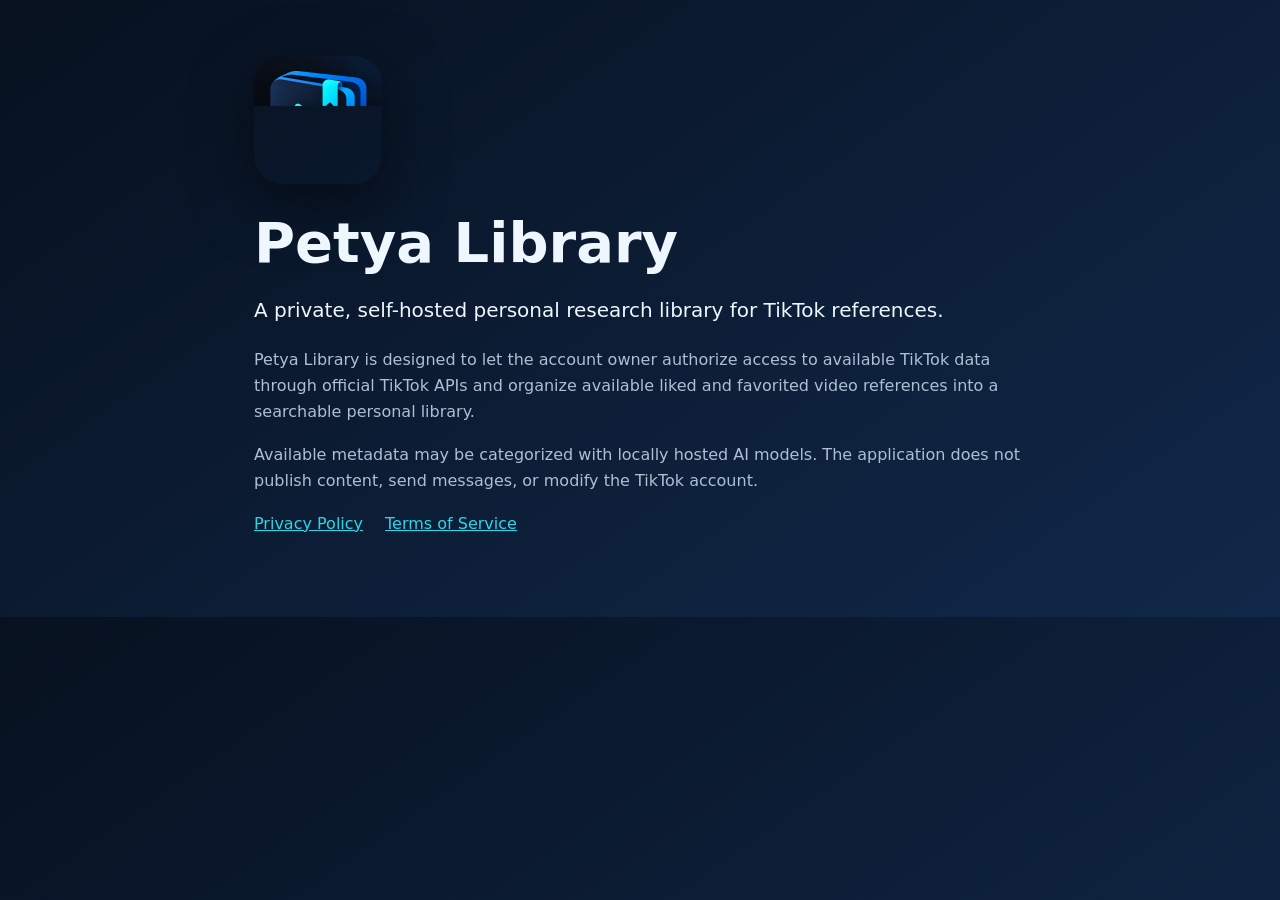
<file: index.html>
<!doctype html>
<html lang="en"><head><meta charset="utf-8"><meta name="viewport" content="width=device-width,initial-scale=1"><title>Petya Library</title><link rel="stylesheet" href="assets/style.css"></head>
<body><main class="shell"><img class="icon" src="assets/petya-tiktok-library-icon.png" alt="Petya Library icon"><h1>Petya Library</h1><p class="lead">A private, self-hosted personal research library for TikTok references.</p><p>Petya Library is designed to let the account owner authorize access to available TikTok data through official TikTok APIs and organize available liked and favorited video references into a searchable personal library.</p><p>Available metadata may be categorized with locally hosted AI models. The application does not publish content, send messages, or modify the TikTok account.</p><nav><a href="privacy/">Privacy Policy</a><a href="terms/">Terms of Service</a></nav></main></body></html>
</file>
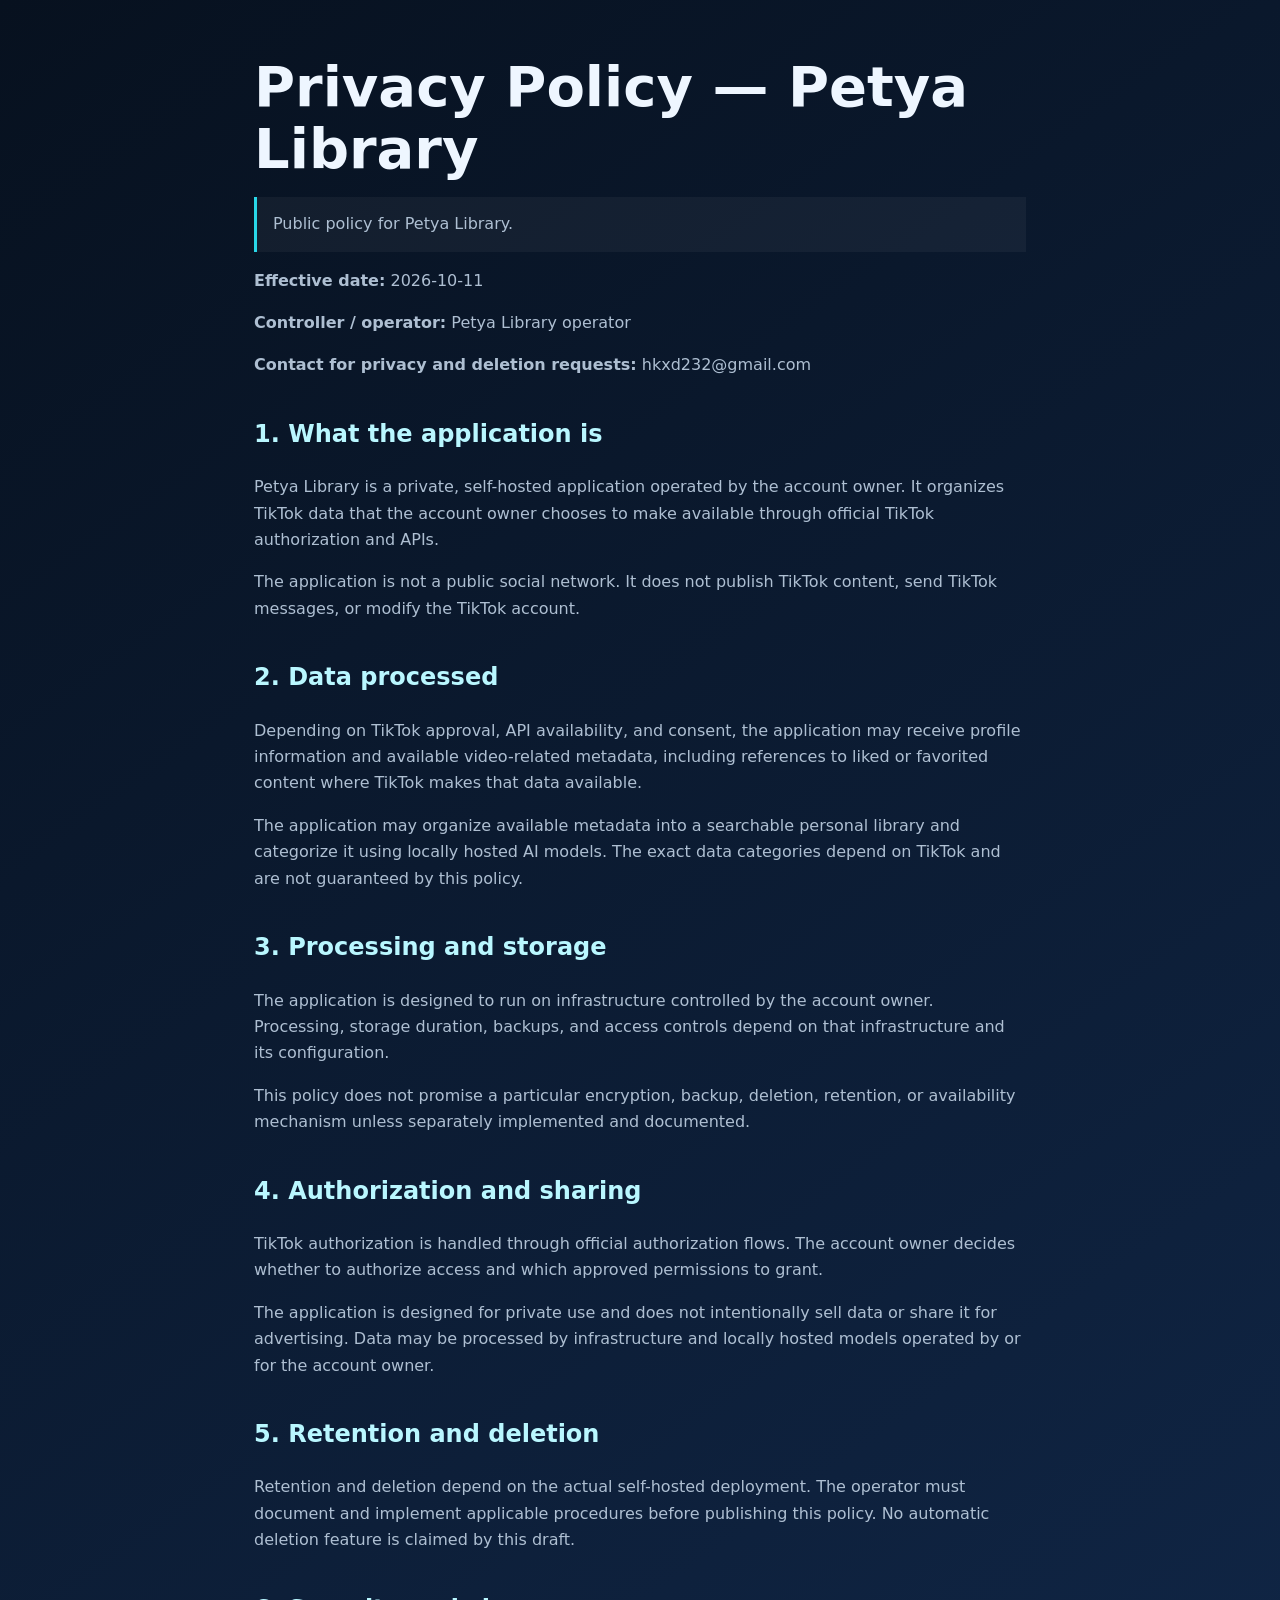
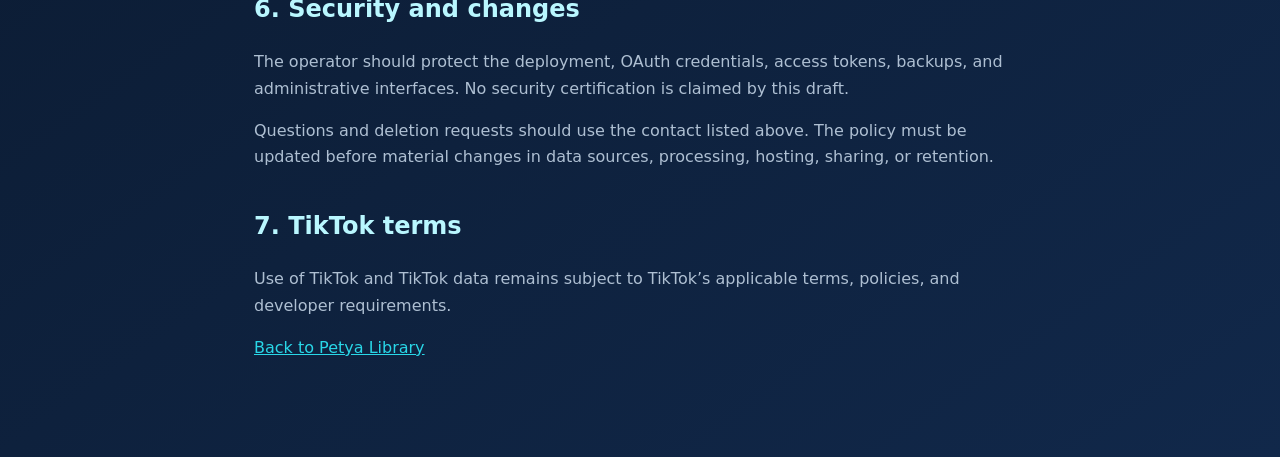
<file: privacy/index.html>
<!doctype html>
<html lang="en"><head><meta charset="utf-8"><meta name="viewport" content="width=device-width,initial-scale=1"><title>Privacy Policy — Petya Library</title><link rel="stylesheet" href="../assets/style.css"></head><body><main class="shell"><h1>Privacy Policy — Petya Library</h1><p class="notice">Public policy for Petya Library.</p><p><strong>Effective date:</strong> 2026-10-11</p><p><strong>Controller / operator:</strong> Petya Library operator</p><p><strong>Contact for privacy and deletion requests:</strong> hkxd232@gmail.com</p><h2>1. What the application is</h2><p>Petya Library is a private, self-hosted application operated by the account owner. It organizes TikTok data that the account owner chooses to make available through official TikTok authorization and APIs.</p><p>The application is not a public social network. It does not publish TikTok content, send TikTok messages, or modify the TikTok account.</p><h2>2. Data processed</h2><p>Depending on TikTok approval, API availability, and consent, the application may receive profile information and available video-related metadata, including references to liked or favorited content where TikTok makes that data available.</p><p>The application may organize available metadata into a searchable personal library and categorize it using locally hosted AI models. The exact data categories depend on TikTok and are not guaranteed by this policy.</p><h2>3. Processing and storage</h2><p>The application is designed to run on infrastructure controlled by the account owner. Processing, storage duration, backups, and access controls depend on that infrastructure and its configuration.</p><p>This policy does not promise a particular encryption, backup, deletion, retention, or availability mechanism unless separately implemented and documented.</p><h2>4. Authorization and sharing</h2><p>TikTok authorization is handled through official authorization flows. The account owner decides whether to authorize access and which approved permissions to grant.</p><p>The application is designed for private use and does not intentionally sell data or share it for advertising. Data may be processed by infrastructure and locally hosted models operated by or for the account owner.</p><h2>5. Retention and deletion</h2><p>Retention and deletion depend on the actual self-hosted deployment. The operator must document and implement applicable procedures before publishing this policy. No automatic deletion feature is claimed by this draft.</p><h2>6. Security and changes</h2><p>The operator should protect the deployment, OAuth credentials, access tokens, backups, and administrative interfaces. No security certification is claimed by this draft.</p><p>Questions and deletion requests should use the contact listed above. The policy must be updated before material changes in data sources, processing, hosting, sharing, or retention.</p><h2>7. TikTok terms</h2><p>Use of TikTok and TikTok data remains subject to TikTok’s applicable terms, policies, and developer requirements.</p><p><a href="../">Back to Petya Library</a></p></main></body></html>
</file>
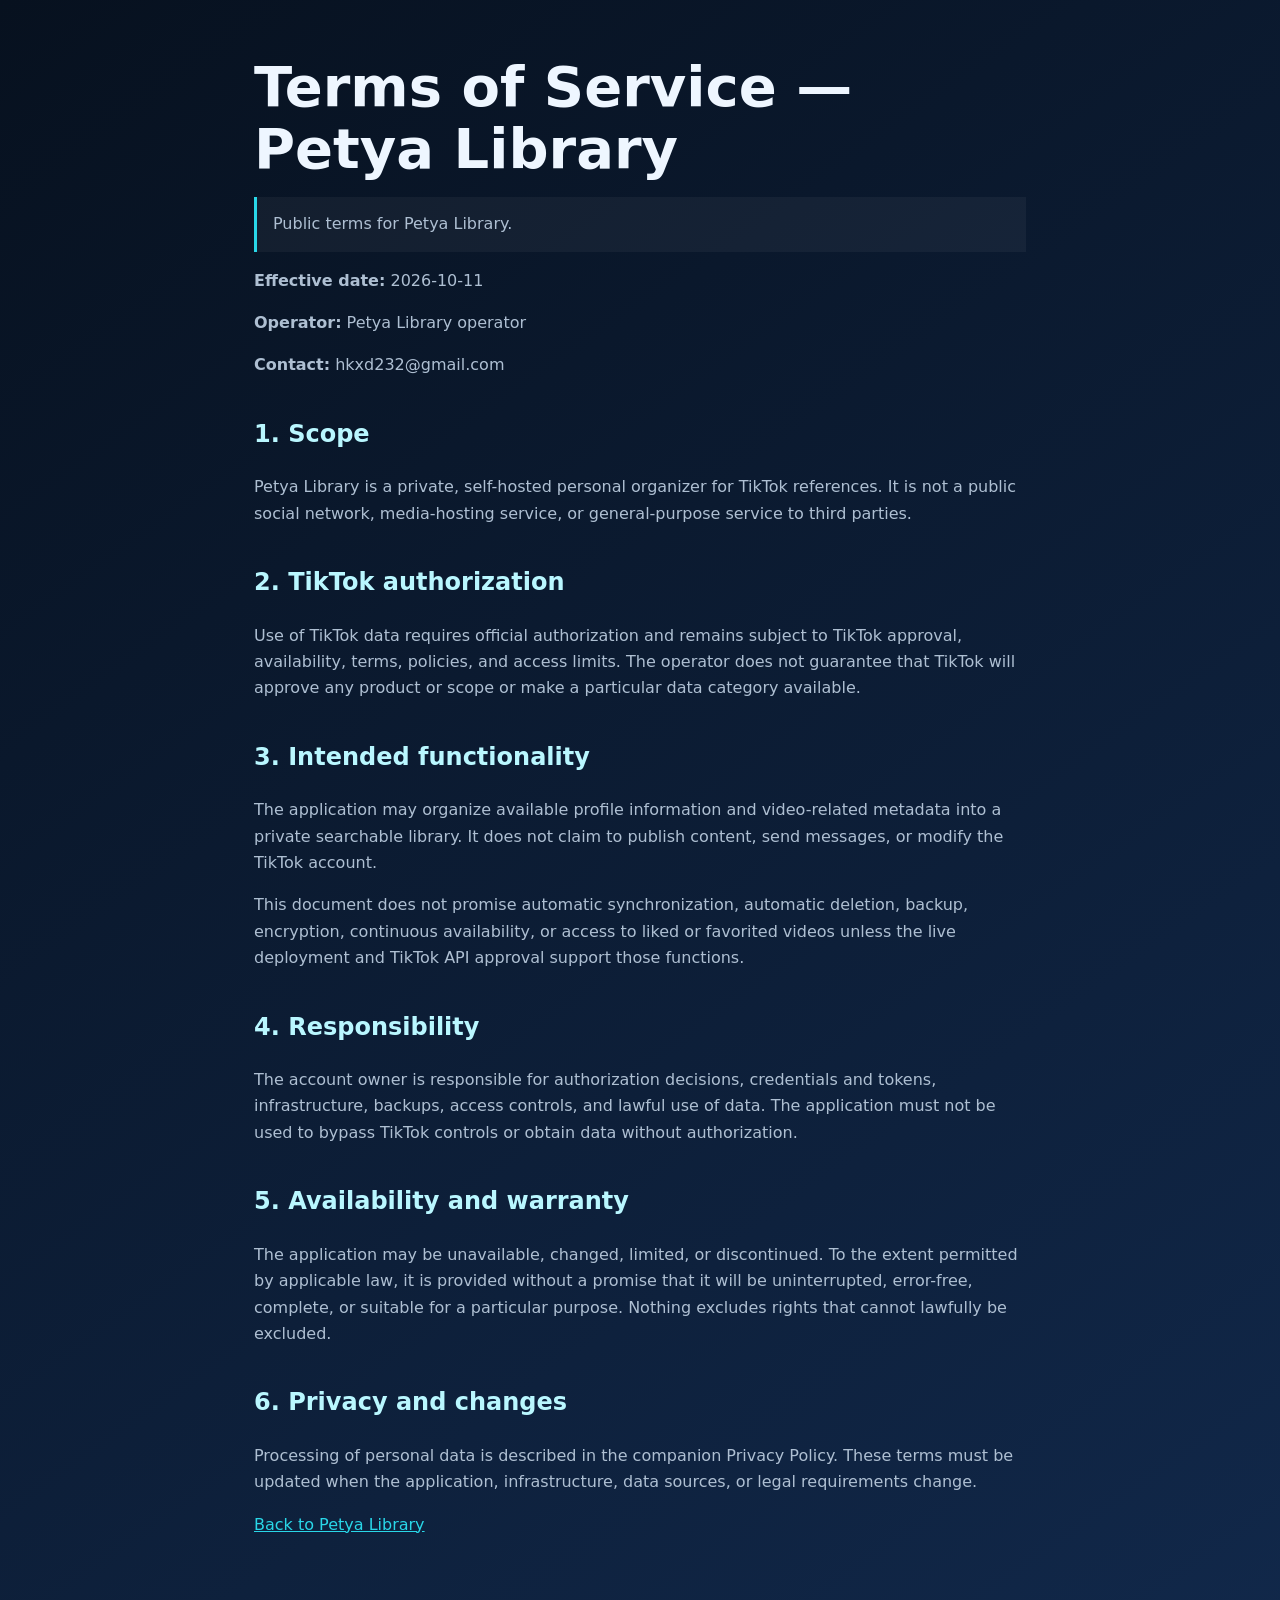
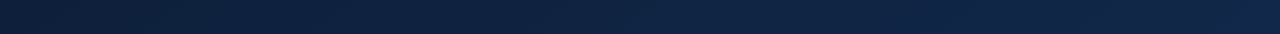
<file: terms/index.html>
<!doctype html>
<html lang="en"><head><meta charset="utf-8"><meta name="viewport" content="width=device-width,initial-scale=1"><title>Terms of Service — Petya Library</title><link rel="stylesheet" href="../assets/style.css"></head><body><main class="shell"><h1>Terms of Service — Petya Library</h1><p class="notice">Public terms for Petya Library.</p><p><strong>Effective date:</strong> 2026-10-11</p><p><strong>Operator:</strong> Petya Library operator</p><p><strong>Contact:</strong> hkxd232@gmail.com</p><h2>1. Scope</h2><p>Petya Library is a private, self-hosted personal organizer for TikTok references. It is not a public social network, media-hosting service, or general-purpose service to third parties.</p><h2>2. TikTok authorization</h2><p>Use of TikTok data requires official authorization and remains subject to TikTok approval, availability, terms, policies, and access limits. The operator does not guarantee that TikTok will approve any product or scope or make a particular data category available.</p><h2>3. Intended functionality</h2><p>The application may organize available profile information and video-related metadata into a private searchable library. It does not claim to publish content, send messages, or modify the TikTok account.</p><p>This document does not promise automatic synchronization, automatic deletion, backup, encryption, continuous availability, or access to liked or favorited videos unless the live deployment and TikTok API approval support those functions.</p><h2>4. Responsibility</h2><p>The account owner is responsible for authorization decisions, credentials and tokens, infrastructure, backups, access controls, and lawful use of data. The application must not be used to bypass TikTok controls or obtain data without authorization.</p><h2>5. Availability and warranty</h2><p>The application may be unavailable, changed, limited, or discontinued. To the extent permitted by applicable law, it is provided without a promise that it will be uninterrupted, error-free, complete, or suitable for a particular purpose. Nothing excludes rights that cannot lawfully be excluded.</p><h2>6. Privacy and changes</h2><p>Processing of personal data is described in the companion Privacy Policy. These terms must be updated when the application, infrastructure, data sources, or legal requirements change.</p><p><a href="../">Back to Petya Library</a></p></main></body></html>
</file>
<file: assets/style.css>
:root{color-scheme:dark;--bg:#07111f;--panel:#101d31;--ink:#eef6ff;--muted:#aebfd2;--accent:#29d7e8}*{box-sizing:border-box}body{margin:0;background:linear-gradient(145deg,#07111f,#11284a);color:var(--ink);font:16px/1.65 system-ui,-apple-system,BlinkMacSystemFont,"Segoe UI",sans-serif}.shell{max-width:820px;margin:0 auto;padding:56px 24px 80px}.icon{width:128px;height:128px;border-radius:28px;display:block;margin-bottom:28px;box-shadow:0 18px 60px #0008}h1{font-size:clamp(2rem,6vw,3.5rem);line-height:1.1;margin:0 0 18px}h2{margin-top:36px;color:#b9f7ff}p{color:var(--muted)}.lead{font-size:1.25rem;color:var(--ink)}a{color:var(--accent);margin-right:22px}.notice{padding:14px 16px;border-left:3px solid var(--accent);background:#ffffff0b}
</file>
